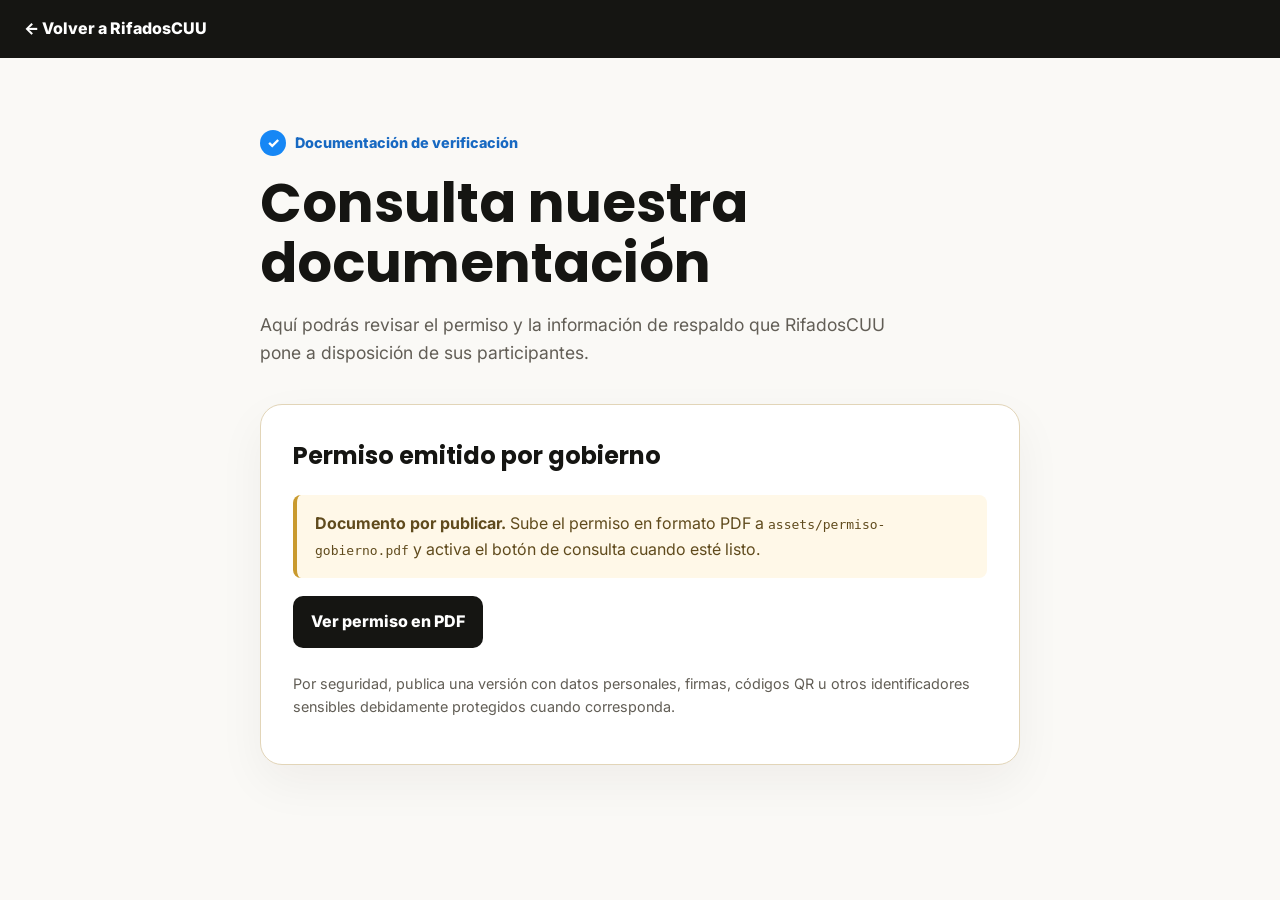
<file: verificacion.html>
<!DOCTYPE html>
<html lang="es-MX">
<head>
  <meta charset="UTF-8">
  <meta name="viewport" content="width=device-width, initial-scale=1.0">
  <meta name="description" content="Documentación de verificación de RifadosCUU.">
  <title>Verificación | RifadosCUU</title>
  <link rel="preconnect" href="https://fonts.googleapis.com">
  <link rel="preconnect" href="https://fonts.gstatic.com" crossorigin>
  <link href="https://fonts.googleapis.com/css2?family=Inter:wght@400;600;700;800&family=Poppins:wght@600;700;800&display=swap" rel="stylesheet">
  <style>
    :root{--ink:#151512;--gold:#c99a2e;--blue:#1687f5;--paper:#faf9f6;--muted:#625e56}
    *{box-sizing:border-box} body{margin:0;background:var(--paper);color:var(--ink);font-family:Inter,Arial,sans-serif;line-height:1.6}
    .top{background:#151512;padding:16px 24px}.top a{color:#fff;text-decoration:none;font-weight:800}.top a:hover{color:#f3d27a}
    main{width:min(760px,calc(100% - 40px));margin:0 auto;padding:72px 0}.verified{display:inline-flex;align-items:center;gap:9px;color:#1769c2;font-weight:800;font-size:.9rem}.check{display:grid;place-items:center;width:26px;height:26px;border-radius:50%;background:var(--blue);color:#fff;animation:pulse 2.4s ease-in-out infinite}
    h1{font-family:Poppins,Arial,sans-serif;font-size:clamp(2rem,7vw,3.4rem);line-height:1.1;margin:18px 0}.intro{font-size:1.1rem;color:var(--muted);max-width:650px}.card{margin-top:36px;padding:32px;border:1px solid #e2d5b8;border-radius:22px;background:#fff;box-shadow:0 18px 48px #2417080d}.card h2{font-family:Poppins,Arial,sans-serif;margin-top:0}.notice{border-left:4px solid var(--gold);background:#fff8e8;padding:16px 18px;border-radius:8px;color:#604b1d}.document-link{display:inline-flex;margin-top:18px;padding:13px 18px;border-radius:10px;background:var(--ink);color:#fff;text-decoration:none;font-weight:800}.document-link:hover{background:#303029}.small{font-size:.9rem;color:var(--muted);margin-top:24px}@keyframes pulse{0%,100%{transform:scale(1);box-shadow:0 0 0 0 #1687f533}50%{transform:scale(1.08);box-shadow:0 0 0 9px #1687f514}}
  </style>
</head>
<body>
  <header class="top"><a href="index.html">← Volver a RifadosCUU</a></header>
  <main>
    <div class="verified"><span class="check" aria-hidden="true">✓</span> Documentación de verificación</div>
    <h1>Consulta nuestra documentación</h1>
    <p class="intro">Aquí podrás revisar el permiso y la información de respaldo que RifadosCUU pone a disposición de sus participantes.</p>
    <section class="card" aria-labelledby="permit-title">
      <h2 id="permit-title">Permiso emitido por gobierno</h2>
      <div class="notice"><strong>Documento por publicar.</strong> Sube el permiso en formato PDF a <code>assets/permiso-gobierno.pdf</code> y activa el botón de consulta cuando esté listo.</div>
      <!-- Al subir el archivo, elimina el atributo hidden del enlace siguiente. -->
      <a class="document-link" href="assets/permiso-gobierno.pdf" target="_blank" rel="noopener" hidden>Ver permiso en PDF</a>
      <p class="small">Por seguridad, publica una versión con datos personales, firmas, códigos QR u otros identificadores sensibles debidamente protegidos cuando corresponda.</p>
    </section>
  </main>
</body>
</html>
</file>
